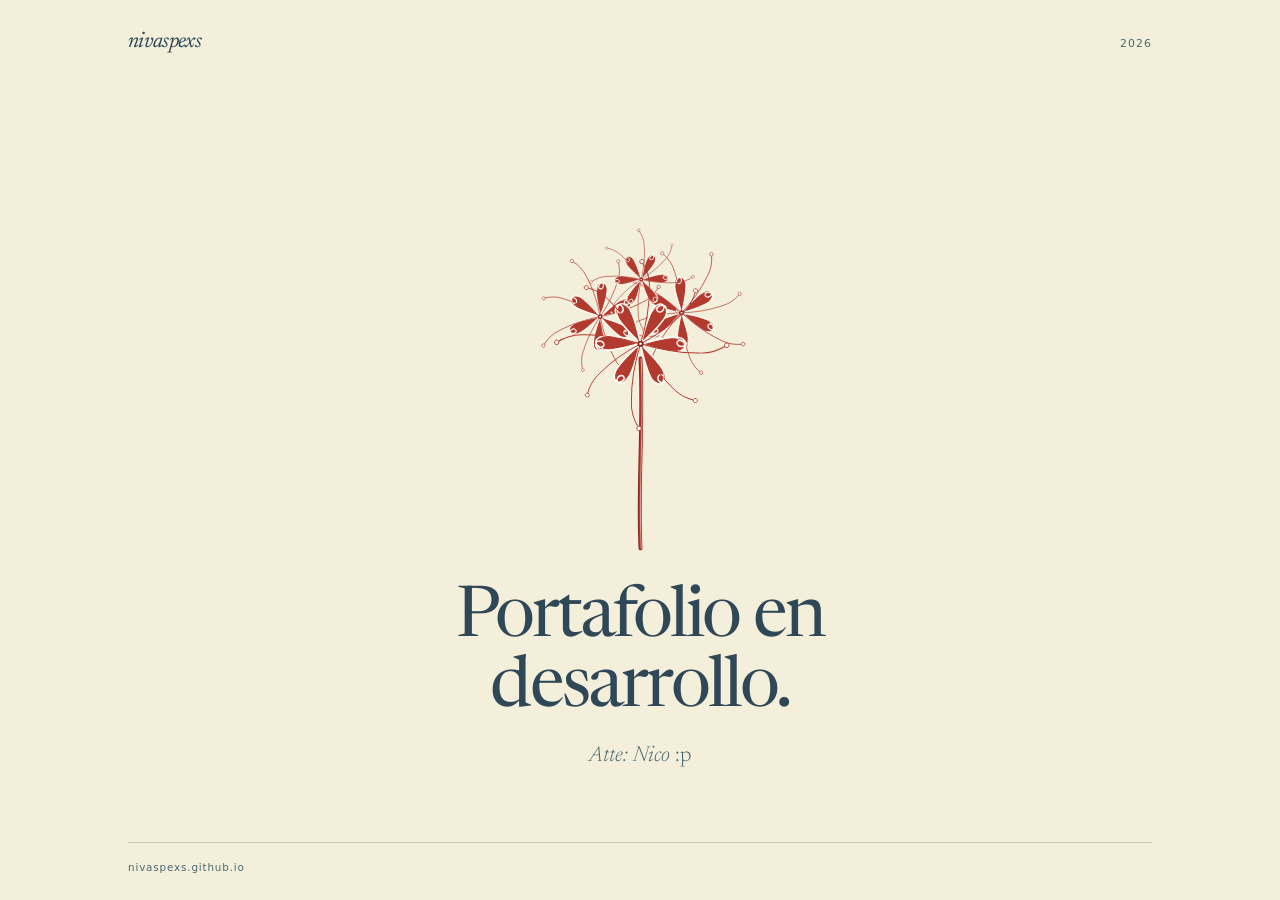
<file: index.html>
<!DOCTYPE html>
<html lang="es">
<head>
  <meta charset="UTF-8">
  <meta name="viewport" content="width=device-width, initial-scale=1.0">

  <title>Portafolio en desarrollo — Nico</title>
  <meta name="description" content="Portafolio en desarrollo. Atte: Nico :p">
  <meta name="author" content="Nico">
  <meta name="theme-color" content="#f4efda">
  <meta name="color-scheme" content="light">
  <link rel="canonical" href="https://nivaspexs.github.io/">

  <meta property="og:type" content="website">
  <meta property="og:locale" content="es_ES">
  <meta property="og:title" content="Portafolio en desarrollo">
  <meta property="og:description" content="Atte: Nico :p">
  <meta property="og:url" content="https://nivaspexs.github.io/">
  <meta name="twitter:card" content="summary">

  <link rel="icon" href="static/favicon.svg" type="image/svg+xml">

  <link rel="preconnect" href="https://fonts.googleapis.com">
  <link rel="preconnect" href="https://fonts.gstatic.com" crossorigin>
  <link href="https://fonts.googleapis.com/css2?family=Newsreader:ital,opsz,wght@0,6..72,300;0,6..72,400;0,6..72,500;1,6..72,300;1,6..72,400&amp;display=swap" rel="stylesheet">
  <link rel="stylesheet" href="static/css/site.css">
</head>

<body class="cover-page">

  <!-- El portafolio completo sigue en portafolio.html, sin enlace público. -->
  <div class="cover">

    <header class="cover-top">
      <p class="cover-wordmark">nivaspexs</p>
      <p class="cover-year">2026</p>
    </header>

    <main class="cover-main" id="contenido">

      <div class="cover-art">
        <svg viewBox="0 0 360 560" role="img" aria-labelledby="lycoris-title" focusable="false">
          <title id="lycoris-title">Oshieteeeooooo</title>
          <defs>
            <g id="lyc-petal">
              <path d="M0 0C-7-7-16-16-24-26C-30-33-34-41-32-47C-30-52-25-51-23-47C-21-43-24-39-27-40C-30-41-31-45-29-49C-26-54-19-52-14-45C-9-36-4-19 0 0Z" fill="#B23A2F" stroke="#FFFDF4" stroke-width="1.9" stroke-linejoin="round"/>
              <path d="M0-2C-8-9-17-18-24-27C-29-33-31-39-30-44" fill="none" stroke="#FFFDF4" stroke-width="1.15" stroke-linecap="round" opacity=".9"/>
            </g>
            <g id="lyc-stamen">
              <path d="M0 0C-2-24-7-48-16-70C-20-82-28-92-38-99" fill="none" stroke="#B23A2F" stroke-width="1.2" stroke-linecap="round"/>
              <circle cx="-38" cy="-99" r="2.8" fill="#FFFDF4" stroke="#B23A2F" stroke-width="1"/>
            </g>
            <g id="lyc-bloom">
              <use href="#lyc-petal"/>
              <use href="#lyc-petal" transform="rotate(60)"/>
              <use href="#lyc-petal" transform="rotate(120)"/>
              <use href="#lyc-petal" transform="rotate(180)"/>
              <use href="#lyc-petal" transform="rotate(240)"/>
              <use href="#lyc-petal" transform="rotate(300)"/>
              <use href="#lyc-stamen" transform="rotate(22)"/>
              <use href="#lyc-stamen" transform="rotate(67) scale(.93)"/>
              <use href="#lyc-stamen" transform="rotate(112) scale(1.05)"/>
              <use href="#lyc-stamen" transform="rotate(157) scale(.96)"/>
              <use href="#lyc-stamen" transform="rotate(202) scale(1.03)"/>
              <use href="#lyc-stamen" transform="rotate(247) scale(.9)"/>
              <use href="#lyc-stamen" transform="rotate(292) scale(1.02)"/>
              <use href="#lyc-stamen" transform="rotate(337) scale(.95)"/>
              <circle r="4" fill="#8F241D"/>
              <circle r="1.6" fill="#FFFDF4"/>
            </g>
          </defs>

          <path d="M180 545C176 470 184 386 180 300" fill="none" stroke="#8F241D" stroke-width="5" stroke-linecap="round"/>
          <path d="M180 545C176 470 184 386 180 300" fill="none" stroke="#B23A2F" stroke-width="2.6" stroke-linecap="round"/>
          <path d="M181 545C177 470 185 386 181 300" fill="none" stroke="#FFFDF4" stroke-width=".9" stroke-linecap="round" opacity=".8"/>

          <use href="#lyc-bloom" transform="translate(128 246) rotate(-28) scale(.76)"/>
          <use href="#lyc-bloom" transform="translate(233 241) rotate(26) scale(.8)"/>
          <use href="#lyc-bloom" transform="translate(181 198) rotate(-4) scale(.6)"/>
          <use href="#lyc-bloom" transform="translate(180 281) rotate(0) scale(1)"/>
        </svg>
      </div>

      <div class="cover-text">
        <h1 class="cover-title">Portafolio en desarrollo. <span class="cover-signature">Atte: Nico <span class="cover-face">:p</span></span></h1>
      </div>

    </main>

    <footer class="cover-foot">
      <p>nivaspexs.github.io</p>
    </footer>

  </div>

</body>
</html>
</file>
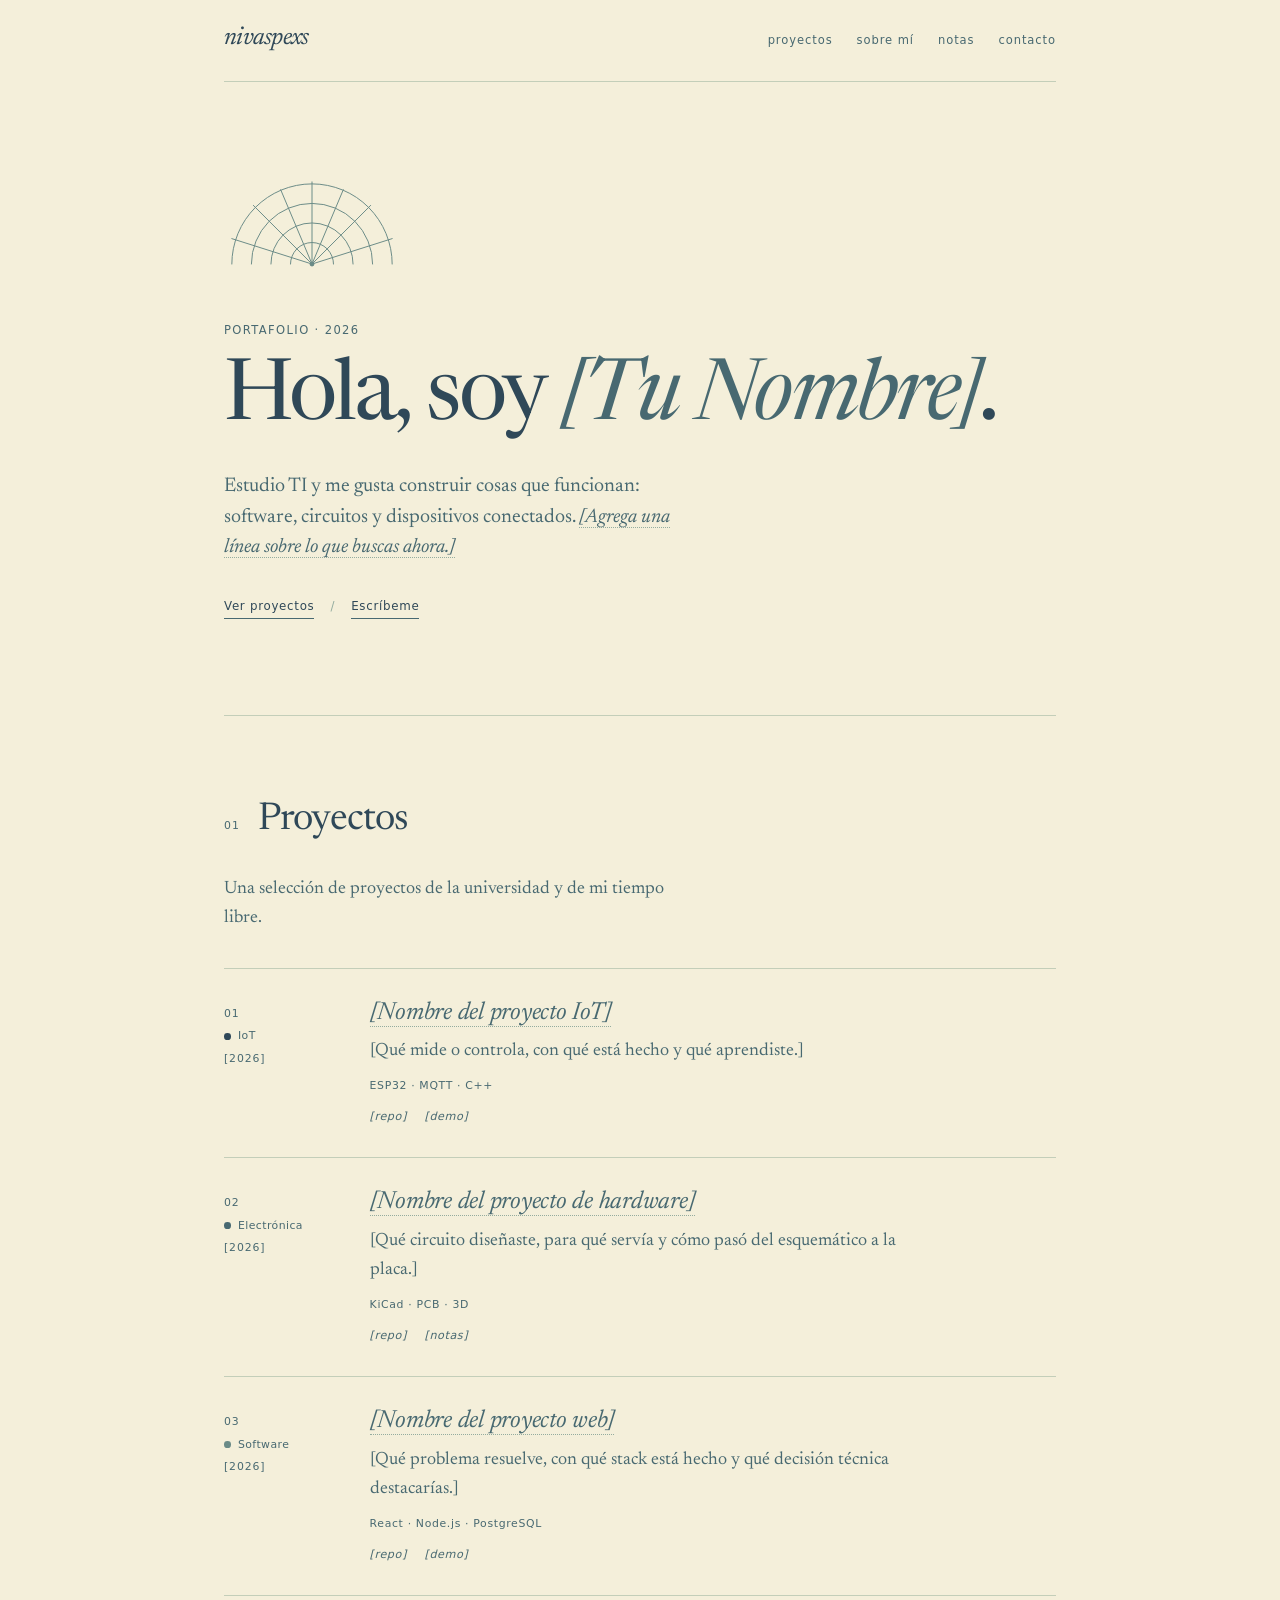
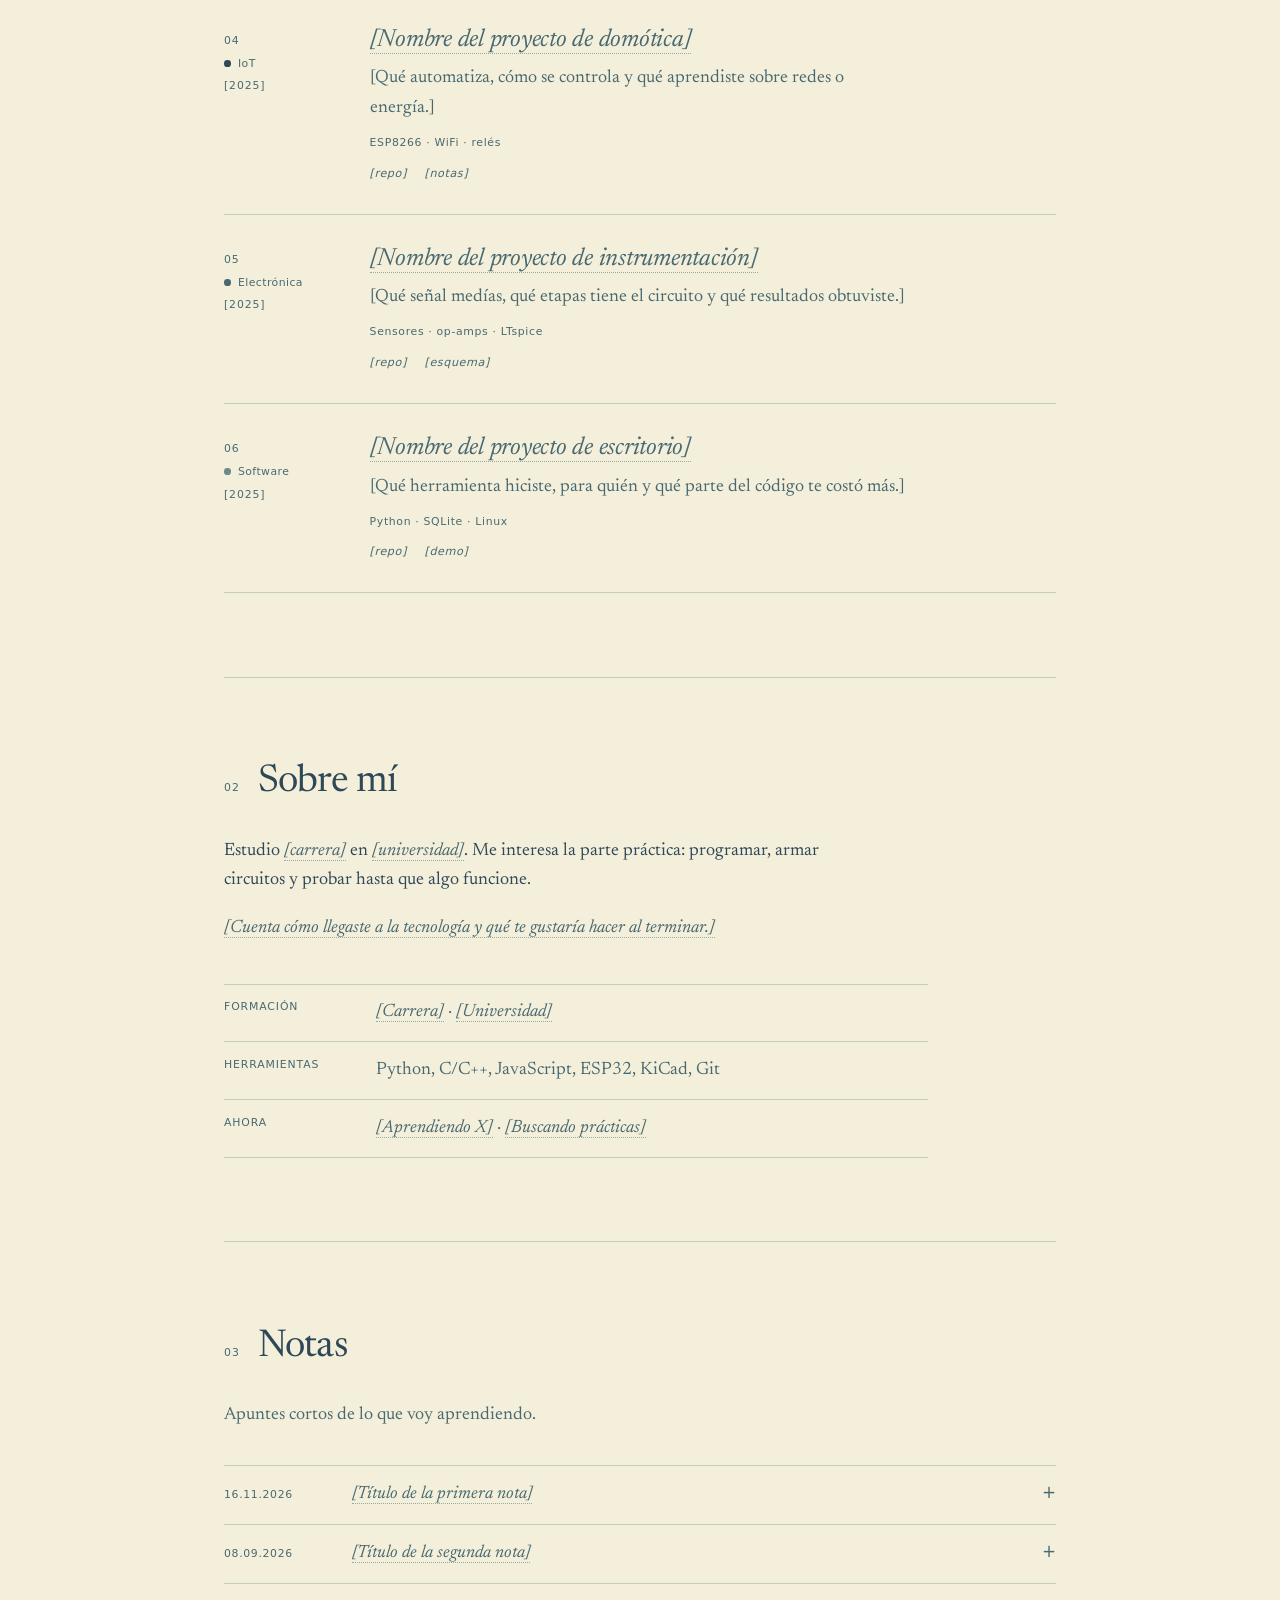
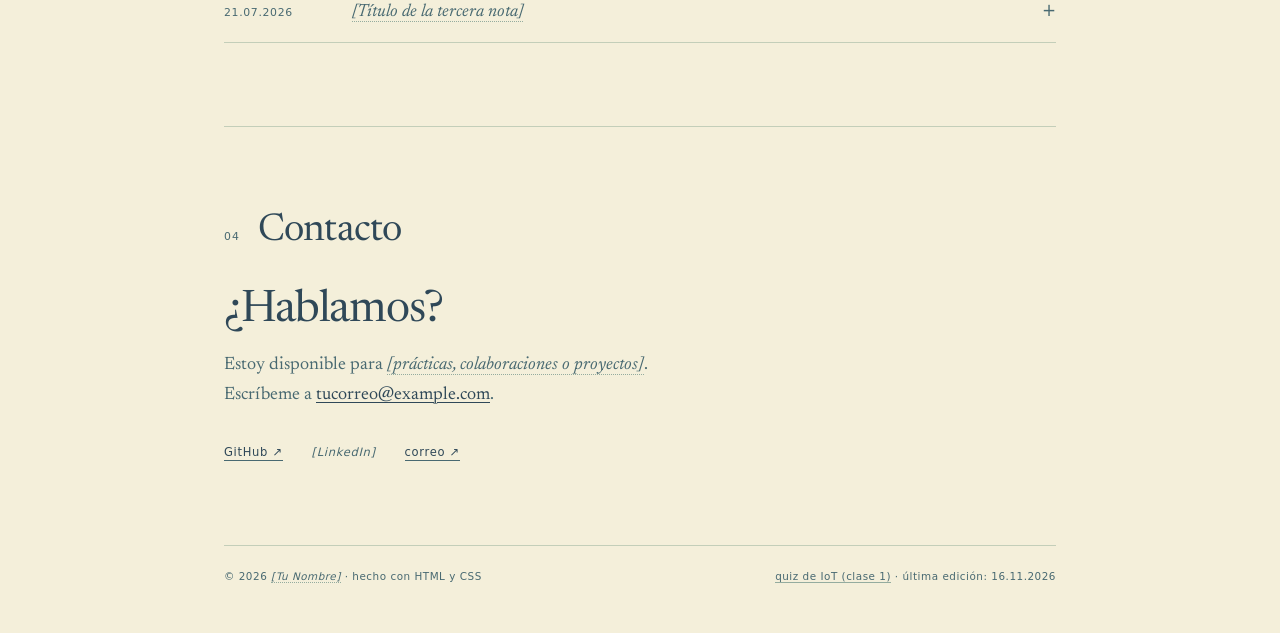
<file: portafolio.html>
<!DOCTYPE html>
<html lang="es">
<head>
  <meta charset="UTF-8">
  <meta name="viewport" content="width=device-width, initial-scale=1.0">

  <!-- EDITAR: datos del sitio y redes -->
  <title>[Tu Nombre] — Portafolio</title>
  <meta name="description" content="Portafolio de [Tu Nombre], estudiante de TI. Proyectos de software, electrónica e IoT.">
  <meta name="author" content="[Tu Nombre]">
  <meta name="theme-color" content="#f4efda">
  <meta name="color-scheme" content="light">
  <meta name="robots" content="noindex, nofollow">
  <link rel="canonical" href="https://nivaspexs.github.io/portafolio.html">

  <meta property="og:type" content="website">
  <meta property="og:locale" content="es_ES">
  <meta property="og:title" content="[Tu Nombre] — Portafolio">
  <meta property="og:description" content="Software, electrónica e IoT.">
  <meta property="og:url" content="https://nivaspexs.github.io/portafolio.html">
  <meta name="twitter:card" content="summary">

  <link rel="icon" href="static/favicon.svg" type="image/svg+xml">

  <link rel="preconnect" href="https://fonts.googleapis.com">
  <link rel="preconnect" href="https://fonts.gstatic.com" crossorigin>
  <link href="https://fonts.googleapis.com/css2?family=Newsreader:ital,opsz,wght@0,6..72,300;0,6..72,400;0,6..72,500;1,6..72,300;1,6..72,400&amp;display=swap" rel="stylesheet">
  <link rel="stylesheet" href="static/css/site.css">
</head>

<body>
  <a class="skip-link" href="#contenido">Saltar al contenido</a>

  <div class="page">

    <header class="site-header">
      <a class="wordmark" href="#inicio">nivaspexs</a>

      <nav class="site-nav" aria-label="Principal">
        <a href="#proyectos">proyectos</a>
        <a href="#sobre-mi">sobre mí</a>
        <a href="#notas">notas</a>
        <a href="#contacto">contacto</a>
      </nav>
    </header>

    <main id="contenido">

      <!-- Inicio -->
      <section class="hero" id="inicio">
        <!-- La única forma decorativa del sitio: un semicírculo radial,
             como el símbolo de n2 en la app n de Jorge Drexler. -->
        <svg class="hero-mark" viewBox="0 0 180 92" fill="none" aria-hidden="true" focusable="false">
          <g stroke="currentColor" stroke-width="1" stroke-linecap="round">
            <path d="M8 88a82 82 0 0 1 164 0"/>
            <path d="M28 88a62 62 0 0 1 124 0"/>
            <path d="M48 88a42 42 0 0 1 84 0"/>
            <path d="M68 88a22 22 0 0 1 44 0"/>
            <path d="M90 88V4"/>
            <path d="M90 88L30 28M90 88l60-60M90 88L8 62M90 88l82-26M90 88L58 12M90 88l32-76"/>
          </g>
          <circle cx="90" cy="88" r="2.5" fill="currentColor"/>
        </svg>

        <p class="eyebrow">Portafolio · 2026</p>

        <!-- EDITAR: tu nombre -->
        <h1>Hola, soy <span class="ph">[Tu Nombre]</span>.</h1>

        <!-- EDITAR: presentación breve -->
        <p class="lede">Estudio TI y me gusta construir cosas que funcionan: software, circuitos y dispositivos conectados. <span class="ph">[Agrega una línea sobre lo que buscas ahora.]</span></p>

        <p class="hero-links">
          <a href="#proyectos">Ver proyectos</a>
          <span class="sep" aria-hidden="true">/</span>
          <a href="#contacto">Escríbeme</a>
        </p>
      </section>

      <!-- Proyectos -->
      <section class="section" id="proyectos">
        <div class="section-head">
          <span class="section-num">01</span>
          <h2>Proyectos</h2>
        </div>

        <p class="section-intro">Una selección de proyectos de la universidad y de mi tiempo libre.</p>

        <ol class="project-list">

          <!-- EDITAR: proyecto 01 -->
          <li class="project">
            <div class="project-meta">
              <span class="project-num">01</span>
              <span class="project-cat project-cat--iot">IoT</span>
              <span class="project-year">[2026]</span>
            </div>
            <div class="project-body">
              <h3><span class="ph">[Nombre del proyecto IoT]</span></h3>
              <p>[Qué mide o controla, con qué está hecho y qué aprendiste.]</p>
              <p class="project-tech">ESP32 · MQTT · C++</p>
              <p class="project-links"><span class="pending">[repo]</span><span class="pending">[demo]</span></p>
            </div>
          </li>

          <!-- EDITAR: proyecto 02 -->
          <li class="project">
            <div class="project-meta">
              <span class="project-num">02</span>
              <span class="project-cat project-cat--electronica">Electrónica</span>
              <span class="project-year">[2026]</span>
            </div>
            <div class="project-body">
              <h3><span class="ph">[Nombre del proyecto de hardware]</span></h3>
              <p>[Qué circuito diseñaste, para qué servía y cómo pasó del esquemático a la placa.]</p>
              <p class="project-tech">KiCad · PCB · 3D</p>
              <p class="project-links"><span class="pending">[repo]</span><span class="pending">[notas]</span></p>
            </div>
          </li>

          <!-- EDITAR: proyecto 03 -->
          <li class="project">
            <div class="project-meta">
              <span class="project-num">03</span>
              <span class="project-cat project-cat--software">Software</span>
              <span class="project-year">[2026]</span>
            </div>
            <div class="project-body">
              <h3><span class="ph">[Nombre del proyecto web]</span></h3>
              <p>[Qué problema resuelve, con qué stack está hecho y qué decisión técnica destacarías.]</p>
              <p class="project-tech">React · Node.js · PostgreSQL</p>
              <p class="project-links"><span class="pending">[repo]</span><span class="pending">[demo]</span></p>
            </div>
          </li>

          <!-- EDITAR: proyecto 04 -->
          <li class="project">
            <div class="project-meta">
              <span class="project-num">04</span>
              <span class="project-cat project-cat--iot">IoT</span>
              <span class="project-year">[2025]</span>
            </div>
            <div class="project-body">
              <h3><span class="ph">[Nombre del proyecto de domótica]</span></h3>
              <p>[Qué automatiza, cómo se controla y qué aprendiste sobre redes o energía.]</p>
              <p class="project-tech">ESP8266 · WiFi · relés</p>
              <p class="project-links"><span class="pending">[repo]</span><span class="pending">[notas]</span></p>
            </div>
          </li>

          <!-- EDITAR: proyecto 05 -->
          <li class="project">
            <div class="project-meta">
              <span class="project-num">05</span>
              <span class="project-cat project-cat--electronica">Electrónica</span>
              <span class="project-year">[2025]</span>
            </div>
            <div class="project-body">
              <h3><span class="ph">[Nombre del proyecto de instrumentación]</span></h3>
              <p>[Qué señal medías, qué etapas tiene el circuito y qué resultados obtuviste.]</p>
              <p class="project-tech">Sensores · op-amps · LTspice</p>
              <p class="project-links"><span class="pending">[repo]</span><span class="pending">[esquema]</span></p>
            </div>
          </li>

          <!-- EDITAR: proyecto 06 -->
          <li class="project">
            <div class="project-meta">
              <span class="project-num">06</span>
              <span class="project-cat project-cat--software">Software</span>
              <span class="project-year">[2025]</span>
            </div>
            <div class="project-body">
              <h3><span class="ph">[Nombre del proyecto de escritorio]</span></h3>
              <p>[Qué herramienta hiciste, para quién y qué parte del código te costó más.]</p>
              <p class="project-tech">Python · SQLite · Linux</p>
              <p class="project-links"><span class="pending">[repo]</span><span class="pending">[demo]</span></p>
            </div>
          </li>

        </ol>
      </section>

      <!-- Sobre mí -->
      <section class="section" id="sobre-mi">
        <div class="section-head">
          <span class="section-num">02</span>
          <h2>Sobre mí</h2>
        </div>

        <div class="prose">
          <p>Estudio <span class="ph">[carrera]</span> en <span class="ph">[universidad]</span>. Me interesa la parte práctica: programar, armar circuitos y probar hasta que algo funcione.</p>
          <p><span class="ph">[Cuenta cómo llegaste a la tecnología y qué te gustaría hacer al terminar.]</span></p>
        </div>

        <dl class="facts">
          <div>
            <dt>formación</dt>
            <dd><span class="ph">[Carrera]</span> · <span class="ph">[Universidad]</span></dd>
          </div>
          <div>
            <dt>herramientas</dt>
            <dd>Python, C/C++, JavaScript, ESP32, KiCad, Git</dd>
          </div>
          <div>
            <dt>ahora</dt>
            <dd><span class="ph">[Aprendiendo X]</span> · <span class="ph">[Buscando prácticas]</span></dd>
          </div>
        </dl>
      </section>

      <!-- Notas -->
      <section class="section" id="notas">
        <div class="section-head">
          <span class="section-num">03</span>
          <h2>Notas</h2>
        </div>

        <p class="section-intro">Apuntes cortos de lo que voy aprendiendo.</p>

        <div class="notes">
          <!-- EDITAR: nota 1 -->
          <details class="note">
            <summary>
              <time datetime="2026-11-16">16.11.2026</time>
              <span class="note-title"><span class="ph">[Título de la primera nota]</span></span>
              <span class="note-toggle" aria-hidden="true">+</span>
            </summary>
            <div class="note-body">
              <p>[Una nota breve: un problema, una prueba o algo que aprendiste.]</p>
            </div>
          </details>

          <!-- EDITAR: nota 2 -->
          <details class="note">
            <summary>
              <time datetime="2026-09-08">08.09.2026</time>
              <span class="note-title"><span class="ph">[Título de la segunda nota]</span></span>
              <span class="note-toggle" aria-hidden="true">+</span>
            </summary>
            <div class="note-body">
              <p>[Qué probaste, qué falló y qué harías distinto la próxima vez.]</p>
            </div>
          </details>

          <!-- EDITAR: nota 3 -->
          <details class="note">
            <summary>
              <time datetime="2026-07-21">21.07.2026</time>
              <span class="note-title"><span class="ph">[Título de la tercera nota]</span></span>
              <span class="note-toggle" aria-hidden="true">+</span>
            </summary>
            <div class="note-body">
              <p>[Una herramienta, un patrón de código o una idea a medio terminar.]</p>
            </div>
          </details>
        </div>
      </section>

      <!-- Contacto -->
      <section class="section" id="contacto">
        <div class="section-head">
          <span class="section-num">04</span>
          <h2>Contacto</h2>
        </div>

        <!-- EDITAR: disponibilidad y correo -->
        <p class="contact-lede">¿Hablamos?</p>

        <p class="contact-prose">Estoy disponible para <span class="ph">[prácticas, colaboraciones o proyectos]</span>. Escríbeme a <a href="mailto:tucorreo@example.com">tucorreo@example.com</a>.</p>

        <ul class="contact-links">
          <li><a href="https://github.com/Nivaspexs" target="_blank" rel="noopener noreferrer">GitHub ↗</a></li>
          <li><span class="pending">[LinkedIn]</span></li>
          <li><a href="mailto:tucorreo@example.com">correo ↗</a></li>
        </ul>
      </section>

    </main>

    <footer class="site-footer">
      <p>© 2026 <span class="ph">[Tu Nombre]</span> · hecho con HTML y CSS</p>
      <p><a href="quiz2.html">quiz de IoT (clase 1)</a> · última edición: <time datetime="2026-11-16">16.11.2026</time></p>
    </footer>

  </div>
</body>
</html>
</file>
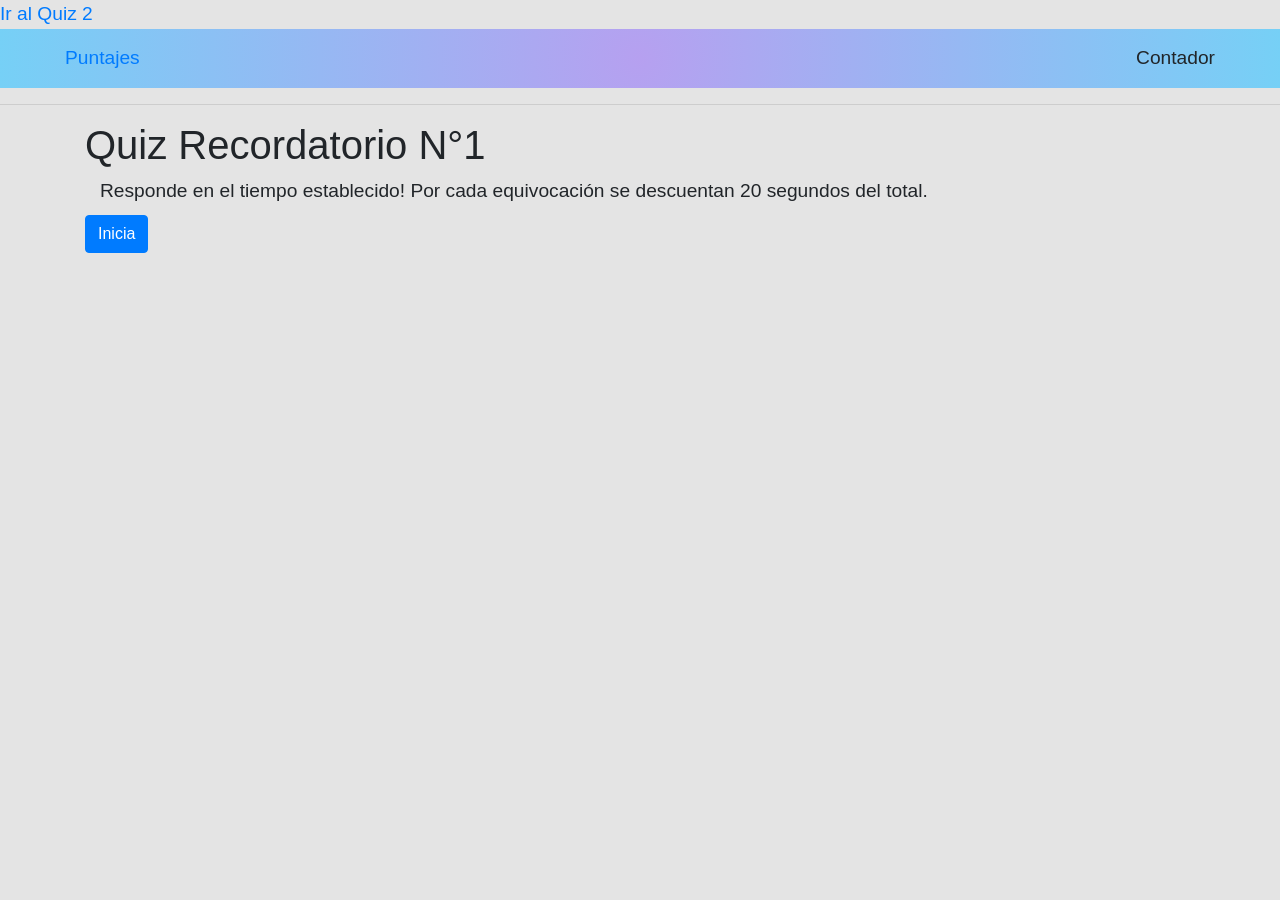
<file: quiz2.html>
<!DOCTYPE html>
<html lang="es">

<head>
  <meta charset="UTF-8">
  <meta name="viewport" content="width=device-width, initial-scale=1.0">
  <title>Quiz Recordatorio N°1</title>

  <link rel="stylesheet" href="https://stackpath.bootstrapcdn.com/bootstrap/4.5.0/css/bootstrap.min.css"
    integrity="sha384-9aIt2nRpC12Uk9gS9baDl411NQApFmC26EwAOH8WgZl5MYYxFfc+NcPb1dKGj7Sk" crossorigin="anonymous">
  <link rel="stylesheet" href="Assets/style.css">

  <script defer src="https://code.jquery.com/jquery-3.5.1.slim.min.js"
    integrity="sha384-DfXdz2htPH0lsSSs5nCTpuj/zy4C+OGpamoFVy38MVBnE+IbbVYUew+OrCXaRkfj"
    crossorigin="anonymous"></script>
  <script defer src="https://cdn.jsdelivr.net/npm/popper.js@1.16.0/dist/umd/popper.min.js"
    integrity="sha384-Q6E9RHvbIyZFJoft+2mJbHaEWldlvI9IOYy5n3zV9zzTtmI3UksdQRVvoxMfooAo"
    crossorigin="anonymous"></script>
  <script defer src="https://stackpath.bootstrapcdn.com/bootstrap/4.5.0/js/bootstrap.min.js"
    integrity="sha384-OgVRvuATP1z7JjHLkuOU7Xw704+h835Lr+6QL9UvYjZE3Ipu6Tp75j7Bh/kR0JKI"
    crossorigin="anonymous"></script>
  <script defer src="Assets/script.js"></script>
  <a href="quiz2.html">Ir al Quiz 2</a>

</head>

<body>

  <header class='top-bar'>
    <a href="#" class="top-left-bar" id="top-left-high-scores">Puntajes</a>
    <span id='timer' class="top-right-bar">Contador</span>
  </header>

  <hr>

  <main class="container">
    <header class='row'>
      <h1 class='col-md-12' id='quiz-title'>Quiz Recordatorio N°1</h1>
    </header>

    <section class="row name-input-row">
      <div class="col-md-12">
        <form id="name-input-form" method="POST">
          <label for="name-text">Escribe tu nombre</label>
          <input type="text" placeholder="Your name here" id="name-text">
        </form>
        <button type="submit" class="btn btn-success" id="submit-score">Publicar</button>
      </div>
    </section>

    <section class='container' id='quiz'></section>

    <button type="button" class="btn btn-primary" id='start'>Inicia</button>
    <button type="button" class="btn btn-info" id='high-scores-btn'>Puntajes</button>

    <hr id='answer-bar'>
    <p id="right-wrong"></p>
  </main>

</body>

</html>
</file>
<file: static/css/site.css>
/* ============================================================
   nivaspexs — portada y portafolio
   Una columna, papel crema, serif y pocos elementos.
   Paleta: #F4EFDA #C3CEB9 #94AC9F #6A8B87 #486971 #2F4858
   Inspirado en la app n de Jorge Drexler.
   ============================================================ */

:root {
  --paper: #f4efda;
  --ink: #2f4858;
  --ink-soft: #486971;
  --muted: #486971;
  --line: #c3ceb9;
  --line-strong: #94ac9f;
  --accent: #486971;
  --accent-deep: #2f4858;
  --sage: #6a8b87;

  --serif: "Newsreader", Georgia, "Times New Roman", serif;
  --sans: ui-sans-serif, system-ui, -apple-system, "Segoe UI", sans-serif;

  --max: 52rem;
  --pad: clamp(1.25rem, 4vw, 2.5rem);
}

*,
*::before,
*::after {
  box-sizing: border-box;
}

html {
  scroll-behavior: smooth;
  scroll-padding-top: 1.5rem;
  -webkit-text-size-adjust: 100%;
}

@media (prefers-reduced-motion: reduce) {
  html { scroll-behavior: auto; }
}

body {
  margin: 0;
  background: var(--paper);
  color: var(--ink);
  font-family: var(--serif);
  font-size: clamp(1.02rem, 0.98rem + 0.2vw, 1.125rem);
  line-height: 1.65;
  font-optical-sizing: auto;
  -webkit-font-smoothing: antialiased;
  text-rendering: optimizeLegibility;
}

::selection {
  background: var(--ink);
  color: var(--paper);
}

h1,
h2,
h3,
p {
  margin: 0;
}

ol,
ul,
dl,
dd {
  margin: 0;
}

ol,
ul {
  padding: 0;
}

a {
  color: var(--accent-deep);
  text-decoration-thickness: 0.06em;
  text-underline-offset: 0.16em;
}

a:hover {
  color: var(--ink);
}

:focus-visible {
  outline: 2px solid var(--ink);
  outline-offset: 4px;
}

.skip-link {
  position: absolute;
  top: -4rem;
  left: 1rem;
  z-index: 10;
  padding: 0.65rem 0.9rem;
  background: var(--ink);
  color: var(--paper);
  font-family: var(--sans);
  font-size: 0.78rem;
  text-decoration: none;
}

.skip-link:focus {
  top: 1rem;
}

.page {
  width: min(100% - 2 * var(--pad), var(--max));
  margin-inline: auto;
}

/* ── Cabecera ─────────────────────────────────────────────── */

.site-header {
  display: flex;
  justify-content: space-between;
  align-items: baseline;
  gap: 1.5rem;
  padding: 1.7rem 0;
  border-bottom: 1px solid var(--line);
}

.wordmark {
  color: var(--ink);
  font-size: 1.55rem;
  font-style: italic;
  letter-spacing: -0.03em;
  line-height: 1;
  text-decoration: none;
}

.wordmark:hover {
  color: var(--accent);
}

.site-nav {
  display: flex;
  flex-wrap: wrap;
  gap: 0.35rem 1.5rem;
  font-family: var(--sans);
  font-size: 0.72rem;
  letter-spacing: 0.08em;
}

.site-nav a {
  padding-bottom: 0.15rem;
  border-bottom: 1px solid transparent;
  color: var(--muted);
  text-decoration: none;
}

.site-nav a:hover {
  border-bottom-color: var(--sage);
  color: var(--ink);
}

/* ── Inicio ───────────────────────────────────────────────── */

.hero {
  padding: clamp(3.2rem, 8vw, 6rem) 0 clamp(3.8rem, 8vw, 6rem);
}

.hero-mark {
  display: block;
  width: clamp(7.5rem, 18vw, 11rem);
  height: auto;
  margin-bottom: clamp(2.2rem, 5vw, 3.3rem);
  color: var(--sage);
}

.eyebrow {
  margin-bottom: 1rem;
  color: var(--muted);
  font-family: var(--sans);
  font-size: 0.72rem;
  font-weight: 500;
  letter-spacing: 0.12em;
  text-transform: uppercase;
}

h1 {
  max-width: 18ch;
  font-size: clamp(2.9rem, 8.5vw, 5.3rem);
  font-weight: 400;
  letter-spacing: -0.035em;
  line-height: 1.02;
}

.lede {
  max-width: 44ch;
  margin-top: 1.8rem;
  color: var(--ink-soft);
  font-size: clamp(1.08rem, 1rem + 0.3vw, 1.28rem);
  line-height: 1.55;
}

.hero-links {
  display: flex;
  flex-wrap: wrap;
  align-items: baseline;
  gap: 0.45rem 1rem;
  margin-top: 2.1rem;
  font-family: var(--sans);
  font-size: 0.74rem;
  letter-spacing: 0.06em;
}

.hero-links a {
  padding-bottom: 0.1rem;
  border-bottom: 1px solid var(--accent);
  color: var(--ink);
  text-decoration: none;
}

.hero-links a:hover {
  color: var(--accent-deep);
}

.sep {
  color: var(--line-strong);
}

/* ── Placeholders ─────────────────────────────────────────── */

.ph {
  border-bottom: 1px dotted var(--line-strong);
  color: var(--muted);
  font-style: italic;
}

h1 .ph {
  border-bottom: 0;
  color: var(--ink-soft);
  white-space: nowrap;
}

.pending {
  color: var(--muted);
  font-style: italic;
}

/* ── Secciones ────────────────────────────────────────────── */

.section {
  padding: clamp(3rem, 6.5vw, 5.2rem) 0;
  border-top: 1px solid var(--line);
}

.section-head {
  display: flex;
  align-items: baseline;
  gap: 1.1rem;
  margin-bottom: 2.1rem;
}

.section-num {
  color: var(--muted);
  font-family: var(--sans);
  font-size: 0.68rem;
  letter-spacing: 0.1em;
}

h2 {
  font-size: clamp(1.75rem, 3.4vw, 2.4rem);
  font-weight: 400;
  letter-spacing: -0.02em;
  line-height: 1.1;
}

.section-intro {
  max-width: 48ch;
  margin-bottom: 2.1rem;
  color: var(--ink-soft);
}

/* ── Proyectos ────────────────────────────────────────────── */

.project-list {
  list-style: none;
}

.project {
  display: grid;
  grid-template-columns: 7.5rem minmax(0, 1fr);
  gap: 1.6rem;
  padding: 1.9rem 0;
  border-top: 1px solid var(--line);
}

.project:last-child {
  border-bottom: 1px solid var(--line);
}

.project-meta {
  display: flex;
  flex-direction: column;
  gap: 0.3rem;
  padding-top: 0.35rem;
  color: var(--muted);
  font-family: var(--sans);
  font-size: 0.68rem;
  letter-spacing: 0.08em;
}

.project-num {
  color: var(--ink-soft);
}

.project-cat {
  display: inline-flex;
  align-items: center;
  gap: 0.45rem;
  color: var(--accent);
  letter-spacing: 0.04em;
}

.project-cat::before {
  content: "";
  flex: none;
  width: 0.42rem;
  height: 0.42rem;
  border-radius: 50%;
  background: currentColor;
}

.project-cat--iot::before {
  background: var(--ink);
}

.project-cat--electronica::before {
  background: var(--accent);
}

.project-cat--software::before {
  background: var(--sage);
}

.project h3 {
  margin-bottom: 0.45rem;
  font-size: clamp(1.3rem, 2.4vw, 1.55rem);
  font-weight: 400;
  letter-spacing: -0.01em;
  line-height: 1.25;
}

.project-body > p:not(.project-tech):not(.project-links) {
  max-width: 54ch;
  color: var(--ink-soft);
}

.project-tech {
  margin-top: 0.65rem;
  color: var(--muted);
  font-family: var(--sans);
  font-size: 0.68rem;
  letter-spacing: 0.06em;
}

.project-links {
  display: flex;
  gap: 1.1rem;
  margin-top: 0.8rem;
  font-family: var(--sans);
  font-size: 0.7rem;
  letter-spacing: 0.05em;
}

/* ── Sobre mí ─────────────────────────────────────────────── */

.prose {
  max-width: 60ch;
}

.prose p + p {
  margin-top: 1em;
}

.facts {
  max-width: 44rem;
  margin-top: 2.5rem;
}

.facts div {
  display: grid;
  grid-template-columns: 8.5rem minmax(0, 1fr);
  gap: 1rem;
  padding: 0.85rem 0;
  border-top: 1px solid var(--line);
}

.facts div:last-child {
  border-bottom: 1px solid var(--line);
}

.facts dt {
  color: var(--muted);
  font-family: var(--sans);
  font-size: 0.68rem;
  letter-spacing: 0.08em;
  text-transform: uppercase;
}

.facts dd {
  color: var(--ink-soft);
}

/* ── Notas ────────────────────────────────────────────────── */

.notes {
  border-top: 1px solid var(--line);
}

.note {
  border-bottom: 1px solid var(--line);
}

.note summary {
  display: grid;
  grid-template-columns: 7rem minmax(0, 1fr) 1rem;
  gap: 1rem;
  align-items: baseline;
  padding: 1.1rem 0;
  cursor: pointer;
  list-style: none;
}

.note summary::-webkit-details-marker {
  display: none;
}

.note summary::marker {
  content: "";
}

.note summary:hover .note-title {
  color: var(--accent-deep);
}

.note time {
  color: var(--muted);
  font-family: var(--sans);
  font-size: 0.68rem;
  letter-spacing: 0.06em;
}

.note-title {
  font-size: 1.1rem;
  line-height: 1.3;
}

.note-toggle {
  justify-self: end;
  color: var(--muted);
  font-family: var(--sans);
  font-size: 1.05rem;
  line-height: 1;
  transition: transform 0.15s ease;
}

.note[open] .note-toggle {
  transform: rotate(45deg);
}

.note-body {
  max-width: 56ch;
  padding: 0 0 1.5rem 8rem;
  color: var(--ink-soft);
}

@media (prefers-reduced-motion: reduce) {
  .note-toggle { transition: none; }
}

/* ── Contacto ─────────────────────────────────────────────── */

.contact-lede {
  margin-bottom: 1rem;
  font-size: clamp(1.9rem, 4vw, 2.8rem);
  font-weight: 400;
  letter-spacing: -0.025em;
  line-height: 1.1;
}

.contact-prose {
  max-width: 48ch;
  color: var(--ink-soft);
}

.contact-links {
  display: flex;
  flex-wrap: wrap;
  gap: 0.7rem 1.8rem;
  margin-top: 2rem;
  list-style: none;
  font-family: var(--sans);
  font-size: 0.72rem;
  letter-spacing: 0.06em;
}

.contact-links a {
  padding-bottom: 0.08rem;
  border-bottom: 1px solid var(--accent);
  color: var(--ink);
  text-decoration: none;
}

.contact-links a:hover {
  color: var(--accent-deep);
}

/* ── Pie ──────────────────────────────────────────────────── */

.site-footer {
  display: flex;
  flex-wrap: wrap;
  justify-content: space-between;
  align-items: baseline;
  gap: 1rem 2rem;
  padding: 1.4rem 0 3rem;
  border-top: 1px solid var(--line);
  color: var(--muted);
  font-family: var(--sans);
  font-size: 0.65rem;
  letter-spacing: 0.05em;
}

.site-footer a {
  border-bottom: 1px solid var(--line-strong);
  color: var(--muted);
  text-decoration: none;
}

.site-footer a:hover {
  color: var(--ink);
}

/* ── Portada ──────────────────────────────────────────────── */

.cover {
  width: min(100% - 2 * var(--pad), 64rem);
  min-height: 100vh;
  min-height: 100svh;
  margin-inline: auto;
  padding: clamp(1.2rem, 3.5vw, 2rem) 0 clamp(1rem, 2.5vw, 1.5rem);
  display: grid;
  grid-template-rows: auto 1fr auto;
  gap: 1rem;
}

.cover-top {
  display: flex;
  justify-content: space-between;
  align-items: baseline;
  gap: 1rem;
  color: var(--muted);
  font-family: var(--sans);
  font-size: 0.68rem;
  letter-spacing: 0.1em;
}

.cover-wordmark {
  color: var(--ink);
  font-family: var(--serif);
  font-size: 1.35rem;
  font-style: italic;
  letter-spacing: -0.03em;
  line-height: 1;
}

.cover-year {
  color: var(--ink-soft);
}

.cover-main {
  display: flex;
  flex-direction: column;
  align-items: center;
  justify-content: center;
  gap: clamp(0.9rem, 2.8vh, 1.9rem);
  padding: clamp(0.9rem, 3vh, 2rem) 0;
  text-align: center;
}

/* La Lycoris es el único lugar del sitio donde aparecen blanco y rojo. */
.cover-art {
  width: min(17.5rem, 31vh, 62vw);
}

.cover-art svg {
  display: block;
  width: 100%;
  height: auto;
}

.cover-title {
  max-width: 13ch;
  margin-inline: auto;
  font-size: clamp(2.2rem, 7vw, 4.4rem);
  font-weight: 400;
  letter-spacing: -0.04em;
  line-height: 0.99;
  text-wrap: balance;
}

.cover-signature {
  display: block;
  margin-top: clamp(0.8rem, 2vh, 1.2rem);
  color: var(--ink-soft);
  font-size: clamp(1.05rem, 2vw, 1.35rem);
  font-style: italic;
  font-weight: 300;
  letter-spacing: 0;
  line-height: 1.25;
  white-space: nowrap;
}

.cover-face {
  font-style: normal;
}

.cover-foot {
  padding-top: 1rem;
  border-top: 1px solid var(--line);
  color: var(--muted);
  font-family: var(--sans);
  font-size: 0.65rem;
  letter-spacing: 0.08em;
}

/* ── Móvil ────────────────────────────────────────────────── */

@media (max-width: 640px) {
  .site-header {
    flex-direction: column;
    align-items: flex-start;
    gap: 0.7rem;
    padding: 1.4rem 0;
  }

  .site-nav {
    gap: 0.3rem 1.1rem;
  }

  .hero {
    padding-top: 2.8rem;
  }

  h1 {
    max-width: 12ch;
  }

  .project {
    grid-template-columns: 1fr;
    gap: 0.65rem;
    padding: 1.6rem 0;
  }

  .project-meta {
    flex-direction: row;
    flex-wrap: wrap;
    align-items: center;
    gap: 0.3rem 1rem;
    padding-top: 0;
  }

  .facts div {
    grid-template-columns: 1fr;
    gap: 0.25rem;
  }

  .note summary {
    grid-template-columns: minmax(0, 1fr) 1rem;
    gap: 0.2rem 1rem;
  }

  .note time {
    grid-column: 1;
  }

  .note-title {
    grid-column: 1;
    font-size: 1.05rem;
  }

  .note-toggle {
    grid-column: 2;
    grid-row: 1 / span 2;
    align-self: center;
  }

  .note-body {
    padding-left: 0;
  }

  .site-footer {
    flex-direction: column;
  }

  .cover {
    gap: 0.75rem;
  }

  .cover-main {
    padding-block: 1rem;
  }

  .cover-foot {
    font-size: 0.6rem;
  }
}

/* ── Impresión ────────────────────────────────────────────── */

@media print {
  body {
    background: #fff;
    color: #000;
    font-size: 11pt;
  }

  .page {
    width: 100%;
  }

  .cover {
    width: 100%;
    min-height: auto;
  }

  .cover-main {
    padding-block: 0;
  }

  .cover-art {
    width: 10rem;
  }

  .skip-link,
  .site-nav,
  .hero-links,
  .hero-mark,
  .note-toggle,
  .pending {
    display: none;
  }

  .section {
    break-inside: avoid;
  }

  .site-footer {
    border-top: 0;
  }
}
</file>
<file: Assets/style.css>
body {
    font-size: larger;
    /* margin: 10px; */
    background-color: rgb(228, 228, 228);
}

#answer-bar {
    visibility: hidden;
}

.top-bar {
    display:block;
    max-width: auto;
    background: rgb(182,160,240);
    background: radial-gradient(circle, rgba(182,160,240,1) 0%, rgba(118,208,246,1) 100%, rgba(63,250,251,1) 100%);
    padding:15px;
    margin:0px;
}

.top-left-bar {
    margin-left: 50px;
}
.top-right-bar {
    float: right;
    text-align: right;
    margin-right: 50px;
}

.answerBtn {
padding: 15px;
font-size: 16px;
text-align: center;
margin:4px;
margin-top: 14  px;
background-color: #5e6ce8;
border-color: #3B4BE3;
}

.answerPara {
    margin-top: 14px;
}

#start, #high-scores-btn {
    margin-top: 10px;
}

#high-scores-btn {
    display: none;
}

.name-input-row {
    display: none;
}

.even-row {
    background-color: #FEE7D7;
}

.odd-row {
    background-color:#FEF2EC;
}

#submit-score {
    margin: 10px;
}
</file>
